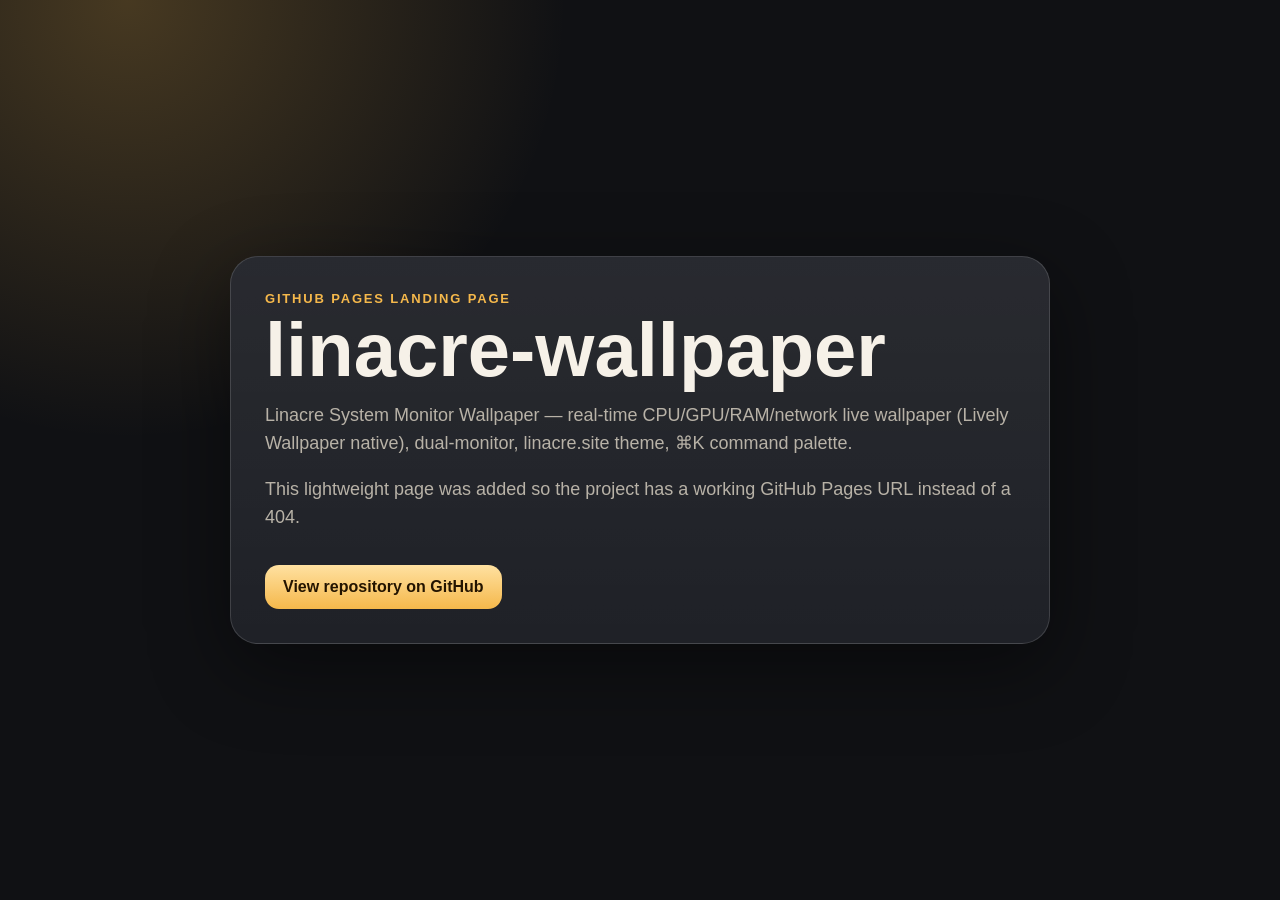
<file: docs/index.html>
<!doctype html>
<html lang="en">
<head>
  <meta charset="utf-8" />
  <meta name="viewport" content="width=device-width, initial-scale=1" />
  <meta name="description" content="Linacre System Monitor Wallpaper — real-time CPU/GPU/RAM/network live wallpaper (Lively Wallpaper native), dual-monitor, linacre.site theme, ⌘K command palette." />
  <title>linacre-wallpaper</title>
  <style>
    :root { color-scheme: dark; --bg:#101114; --card:#1b1d23; --text:#f6f1e8; --muted:#b8b2a7; --accent:#f5b84b; }
    * { box-sizing:border-box; } body { margin:0; min-height:100vh; display:grid; place-items:center; padding:24px; font-family:Arial,Helvetica,sans-serif; color:var(--text); background:radial-gradient(circle at 10% 0%,rgba(245,184,75,.24),transparent 30%),var(--bg); }
    main { width:min(820px,100%); background:linear-gradient(180deg,rgba(255,255,255,.06),rgba(255,255,255,.02)),var(--card); border:1px solid rgba(255,255,255,.14); border-radius:28px; padding:34px; box-shadow:0 24px 80px rgba(0,0,0,.45); }
    .eyebrow { color:var(--accent); text-transform:uppercase; letter-spacing:.14em; font-size:13px; font-weight:800; }
    h1 { font-size:clamp(38px,7vw,76px); line-height:.9; margin:10px 0 18px; } p { color:var(--muted); font-size:18px; line-height:1.55; }
    a { display:inline-block; margin-top:16px; color:#231400; background:linear-gradient(180deg,#ffe1a1,#f5b84b); padding:13px 18px; border-radius:14px; text-decoration:none; font-weight:900; }
  </style>
</head>
<body>
  <main>
    <div class="eyebrow">GitHub Pages landing page</div>
    <h1>linacre-wallpaper</h1>
    <p>Linacre System Monitor Wallpaper — real-time CPU/GPU/RAM/network live wallpaper (Lively Wallpaper native), dual-monitor, linacre.site theme, ⌘K command palette.</p>
    <p>This lightweight page was added so the project has a working GitHub Pages URL instead of a 404.</p>
    <a href="https://github.com/DLinacre/linacre-wallpaper">View repository on GitHub</a>
  </main>
</body>
</html>
</file>
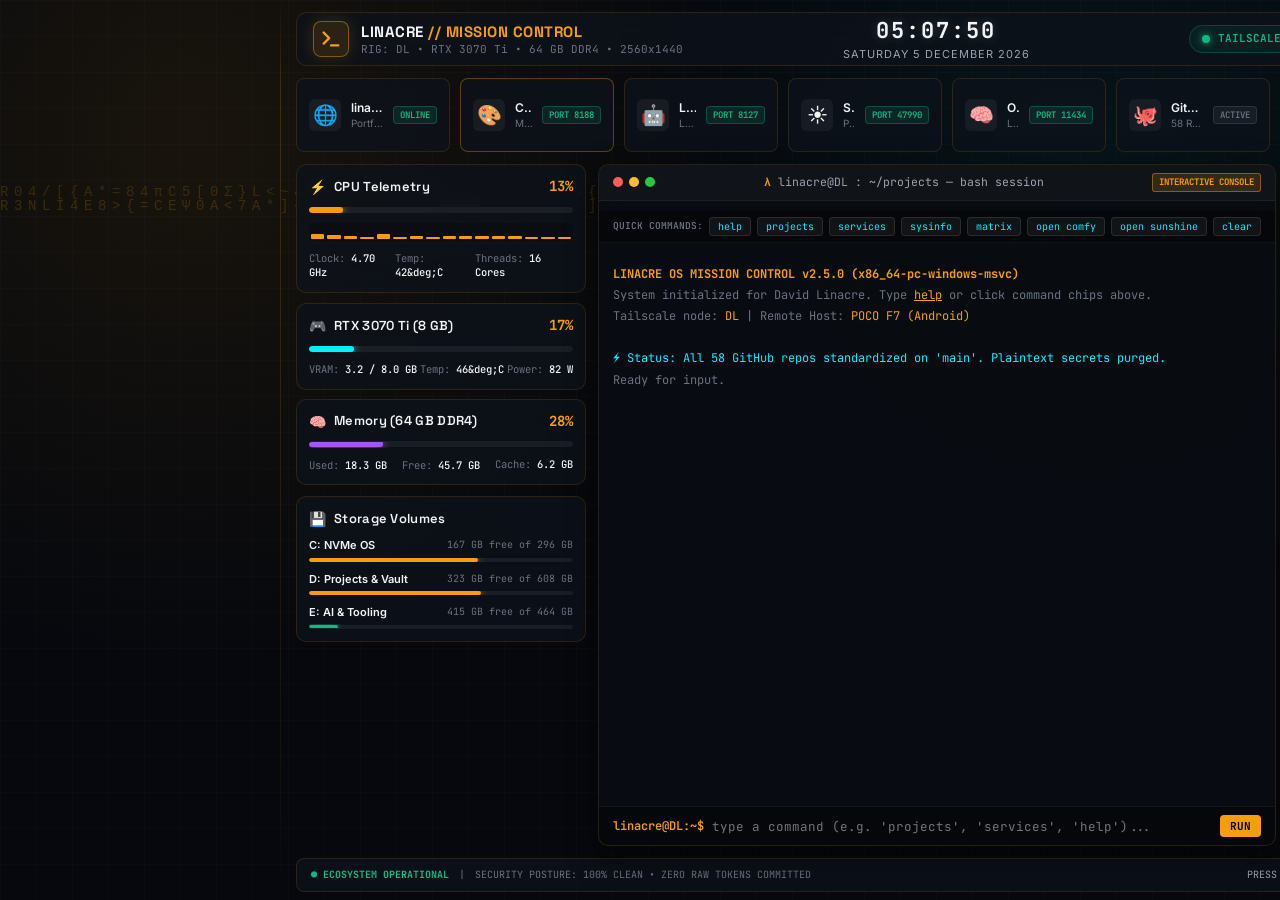
<file: frontend/index.html>
<!DOCTYPE html>
<html lang="en-GB" class="dark">
<head>
  <meta charset="UTF-8">
  <meta name="viewport" content="width=device-width, initial-scale=1.0">
  <title>LINACRE // MISSION CONTROL — Live Wallpaper</title>
  
  <link rel="preconnect" href="https://fonts.googleapis.com">
  <link rel="preconnect" href="https://fonts.gstatic.com" crossorigin>
  <link href="https://fonts.googleapis.com/css2?family=Inter:wght@300;400;500;600;700;800&family=JetBrains+Mono:wght@400;500;600;700&family=Space+Grotesk:wght@500;600;700&display=swap" rel="stylesheet">
  
  <link rel="stylesheet" href="styles/main.css">
</head>
<body>
  <!-- Ambient Matrix Rain Background Canvas -->
  <canvas id="matrixCanvas" class="matrix-canvas"></canvas>
  
  <!-- Subtle gradient & grid overlay -->
  <div class="cyber-grid-overlay" aria-hidden="true"></div>

  <!-- Boundary Accent for Desktop Icons Zone -->
  <div class="icon-zone-boundary" id="iconZoneBoundary" aria-hidden="true"></div>

  <div id="app" class="dashboard-container">
    
    <!-- TOP BAR: System Ident, Clock, Tailscale & Controls -->
    <header class="top-bar">
      <div class="brand-cluster">
        <div class="brand-emblem">
          <svg viewBox="0 0 24 24" width="22" height="22" fill="none" stroke="currentColor" stroke-width="2.5" stroke-linecap="round" stroke-linejoin="round">
            <polyline points="4 17 10 11 4 5"></polyline>
            <line x1="12" y1="19" x2="20" y2="19"></line>
          </svg>
        </div>
        <div class="brand-titles">
          <div class="brand-main">LINACRE <span class="accent-text">// MISSION CONTROL</span></div>
          <div class="brand-sub">RIG: DL • RTX 3070 Ti • 64 GB DDR4 • 2560x1440</div>
        </div>
      </div>

      <div class="center-clock-cluster">
        <div class="live-clock" id="liveClock">21:58:45</div>
        <div class="live-date" id="liveDate">Saturday, 12 September 2026</div>
      </div>

      <div class="status-controls-cluster">
        <div class="tailscale-pill" title="Tailscale MagicDNS Node">
          <span class="pulse-dot green"></span>
          <span class="pill-label">TAILSCALE</span>
          <span class="pill-value">DL (192.168.0.71)</span>
        </div>

        <div class="quick-toggles">
          <button id="iconZoneToggleBtn" class="icon-toggle-btn" title="Desktop Icons Zone (Cycle: 280px / 360px / 200px / 0px)">
            <svg viewBox="0 0 24 24" width="16" height="16" fill="none" stroke="currentColor" stroke-width="2">
              <rect x="3" y="3" width="7" height="18" rx="1"></rect>
              <line x1="13" y1="3" x2="13" y2="21" stroke-dasharray="2 2"></line>
              <rect x="16" y="3" width="5" height="18" rx="1"></rect>
            </svg>
          </button>

          <button id="toggleMatrixBtn" class="icon-toggle-btn" title="Toggle Matrix Digital Rain (M)">
            <svg viewBox="0 0 24 24" width="16" height="16" fill="none" stroke="currentColor" stroke-width="2">
              <path d="M4 4h16v16H4z"></path><path d="M4 9h16M9 4v16"></path>
            </svg>
          </button>
          
          <button id="soundToggleBtn" class="icon-toggle-btn" title="Toggle Interface Audio FX (S)">
            <svg id="soundIconOn" viewBox="0 0 24 24" width="16" height="16" fill="none" stroke="currentColor" stroke-width="2">
              <polygon points="11 5 6 9 2 9 2 15 6 15 11 19 11 5"></polygon>
              <path d="M19.07 4.93a10 10 0 0 1 0 14.14M15.54 8.46a5 5 0 0 1 0 7.07"></path>
            </svg>
            <svg id="soundIconOff" viewBox="0 0 24 24" width="16" height="16" fill="none" stroke="currentColor" stroke-width="2" style="display:none;">
              <polygon points="11 5 6 9 2 9 2 15 6 15 11 19 11 5"></polygon>
              <line x1="23" y1="9" x2="17" y2="15"></line>
              <line x1="17" y1="9" x2="23" y2="15"></line>
            </svg>
          </button>

          <button id="fullscreenBtn" class="icon-toggle-btn" title="Toggle Fullscreen (F11)">
            <svg viewBox="0 0 24 24" width="16" height="16" fill="none" stroke="currentColor" stroke-width="2">
              <path d="M8 3H5a2 2 0 0 0-2 2v3m18 0V5a2 2 0 0 0-2-2h-3m0 18h3a2 2 0 0 0 2-2v-3M3 16v3a2 2 0 0 0 2 2h3"></path>
            </svg>
          </button>
        </div>
      </div>
    </header>

    <!-- QUICK LAUNCH PROJECT DOCK: Clickable Interactive Tiles -->
    <section class="quick-launch-dock" aria-label="Project Quick Launch">
      <a href="https://linacre.site" target="_blank" rel="noopener" class="launch-card">
        <div class="card-icon cyan">🌐</div>
        <div class="card-info">
          <div class="card-name">linacre.site</div>
          <div class="card-desc">Portfolio & Web Portal</div>
        </div>
        <span class="card-ping-badge" data-endpoint="https://linacre.site">ONLINE</span>
      </a>

      <a href="http://localhost:8188" target="_blank" rel="noopener" class="launch-card highlight-glow">
        <div class="card-icon amber">🎨</div>
        <div class="card-info">
          <div class="card-name">ComfyUI Studio</div>
          <div class="card-desc">MusicGen • Kokoro • SD/Flux</div>
        </div>
        <span class="card-ping-badge" data-port="8188">PORT 8188</span>
      </a>

      <a href="http://localhost:8127" target="_blank" rel="noopener" class="launch-card">
        <div class="card-icon purple">🤖</div>
        <div class="card-info">
          <div class="card-name">Locally Uncensored</div>
          <div class="card-desc">Local LLM & Gemma Heretic</div>
        </div>
        <span class="card-ping-badge" data-port="8127">PORT 8127</span>
      </a>

      <a href="https://localhost:47990" target="_blank" rel="noopener" class="launch-card">
        <div class="card-icon emerald">☀️</div>
        <div class="card-info">
          <div class="card-name">Sunshine Remote</div>
          <div class="card-desc">POCO F7 Streamer (NVENC)</div>
        </div>
        <span class="card-ping-badge" data-port="47990">PORT 47990</span>
      </a>

      <a href="http://localhost:11434" target="_blank" rel="noopener" class="launch-card">
        <div class="card-icon red">🧠</div>
        <div class="card-info">
          <div class="card-name">Ollama Engine</div>
          <div class="card-desc">Local AI Inference API</div>
        </div>
        <span class="card-ping-badge" data-port="11434">PORT 11434</span>
      </a>

      <a href="https://github.com/DLinacre" target="_blank" rel="noopener" class="launch-card">
        <div class="card-icon blue">🐙</div>
        <div class="card-info">
          <div class="card-name">GitHub : DLinacre</div>
          <div class="card-desc">58 Repositories • 100% Main</div>
        </div>
        <span class="card-ping-badge static">ACTIVE</span>
      </a>

      <a href="file:///D:/Projects" class="launch-card" id="openProjectsDirLink">
        <div class="card-icon gold">📁</div>
        <div class="card-info">
          <div class="card-name">D:\Projects</div>
          <div class="card-desc">Local Code Repositories</div>
        </div>
        <span class="card-ping-badge static">LOCAL</span>
      </a>

      <a href="http://127.0.0.1:53" target="_blank" rel="noopener" class="launch-card">
        <div class="card-icon green">🛡️</div>
        <div class="card-info">
          <div class="card-name">uBlockDNS</div>
          <div class="card-desc">Whole-Home Ad Sinkhole</div>
        </div>
        <span class="card-ping-badge" data-port="53">PORT 53</span>
      </a>
    </section>

    <!-- MAIN 3-COLUMN WORKSPACE -->
    <main class="main-workspace-grid">
      
      <!-- LEFT COLUMN: SYSTEM VITALS & HARDWARE TELEMETRY -->
      <aside class="col-vitals">
        
        <!-- CPU PANEL -->
        <div class="glass-panel vitals-panel">
          <div class="panel-header">
            <div class="panel-title-wrap">
              <span class="panel-icon-svg">⚡</span>
              <h2 class="panel-title">CPU Telemetry</h2>
            </div>
            <span class="panel-stat-primary" id="cpuStatPercent">18%</span>
          </div>
          <div class="meter-track">
            <div class="meter-bar cpu-bar" id="cpuMeterBar" style="width: 18%"></div>
          </div>
          <div class="core-threads-grid" id="cpuThreadsGrid">
            <!-- 16 simulated core bars -->
          </div>
          <div class="stats-row">
            <div class="stat-cell"><span class="lbl">Clock:</span> <span class="val" id="cpuFreq">4.82 GHz</span></div>
            <div class="stat-cell"><span class="lbl">Temp:</span> <span class="val" id="cpuTemp">41°C</span></div>
            <div class="stat-cell"><span class="lbl">Threads:</span> <span class="val">16 Cores</span></div>
          </div>
        </div>

        <!-- GPU PANEL (RTX 3070 Ti) -->
        <div class="glass-panel vitals-panel">
          <div class="panel-header">
            <div class="panel-title-wrap">
              <span class="panel-icon-svg">🎮</span>
              <h2 class="panel-title">RTX 3070 Ti (8 GB)</h2>
            </div>
            <span class="panel-stat-primary" id="gpuStatPercent">14%</span>
          </div>
          <div class="meter-track">
            <div class="meter-bar gpu-bar" id="gpuMeterBar" style="width: 14%"></div>
          </div>
          <div class="stats-row">
            <div class="stat-cell"><span class="lbl">VRAM:</span> <span class="val" id="gpuVram">3.2 / 8.0 GB</span></div>
            <div class="stat-cell"><span class="lbl">Temp:</span> <span class="val" id="gpuTemp">48°C</span></div>
            <div class="stat-cell"><span class="lbl">Power:</span> <span class="val" id="gpuPower">85 W</span></div>
          </div>
        </div>

        <!-- MEMORY PANEL (64 GB) -->
        <div class="glass-panel vitals-panel">
          <div class="panel-header">
            <div class="panel-title-wrap">
              <span class="panel-icon-svg">🧠</span>
              <h2 class="panel-title">Memory (64 GB DDR4)</h2>
            </div>
            <span class="panel-stat-primary" id="ramStatPercent">28%</span>
          </div>
          <div class="meter-track">
            <div class="meter-bar mem-bar" id="ramMeterBar" style="width: 28%"></div>
          </div>
          <div class="stats-row">
            <div class="stat-cell"><span class="lbl">Used:</span> <span class="val" id="ramUsed">18.4 GB</span></div>
            <div class="stat-cell"><span class="lbl">Free:</span> <span class="val" id="ramFree">45.6 GB</span></div>
            <div class="stat-cell"><span class="lbl">Cache:</span> <span class="val">6.2 GB</span></div>
          </div>
        </div>

        <!-- STORAGE DRIVES (C, D, E) -->
        <div class="glass-panel vitals-panel">
          <div class="panel-header">
            <div class="panel-title-wrap">
              <span class="panel-icon-svg">💾</span>
              <h2 class="panel-title">Storage Volumes</h2>
            </div>
          </div>
          <div class="drive-item">
            <div class="drive-label-row">
              <span class="drive-name">C: NVMe OS</span>
              <span class="drive-meta">167 GB free of 296 GB</span>
            </div>
            <div class="meter-track mini"><div class="meter-bar" style="width: 64%"></div></div>
          </div>
          <div class="drive-item">
            <div class="drive-label-row">
              <span class="drive-name">D: Projects & Vault</span>
              <span class="drive-meta">323 GB free of 608 GB</span>
            </div>
            <div class="meter-track mini"><div class="meter-bar amber" style="width: 65%"></div></div>
          </div>
          <div class="drive-item">
            <div class="drive-label-row">
              <span class="drive-name">E: AI & Tooling</span>
              <span class="drive-meta">415 GB free of 464 GB</span>
            </div>
            <div class="meter-track mini"><div class="meter-bar green" style="width: 11%"></div></div>
          </div>
        </div>

      </aside>

      <!-- CENTER COLUMN: INTERACTIVE TERMINAL & COMMAND CENTER -->
      <section class="col-terminal">
        <div class="glass-panel terminal-window">
          
          <!-- Terminal Titlebar -->
          <div class="terminal-titlebar">
            <div class="terminal-controls">
              <span class="term-dot close"></span>
              <span class="term-dot minimize"></span>
              <span class="term-dot expand"></span>
            </div>
            <div class="terminal-title">
              <span class="term-prompt-icon">λ</span> linacre@DL : ~/projects — bash session
            </div>
            <div class="terminal-badge">INTERACTIVE CONSOLE</div>
          </div>

          <!-- Clickable Action Chips -->
          <div class="terminal-chips-bar">
            <span class="chips-label">QUICK COMMANDS:</span>
            <button class="chip-btn" data-cmd="help">help</button>
            <button class="chip-btn" data-cmd="projects">projects</button>
            <button class="chip-btn" data-cmd="services">services</button>
            <button class="chip-btn" data-cmd="sysinfo">sysinfo</button>
            <button class="chip-btn" data-cmd="matrix">matrix</button>
            <button class="chip-btn" data-cmd="open comfy">open comfy</button>
            <button class="chip-btn" data-cmd="open sunshine">open sunshine</button>
            <button class="chip-btn" data-cmd="clear">clear</button>
          </div>

          <!-- Terminal Output Feed -->
          <div class="terminal-body" id="terminalOutput" role="log" aria-live="polite">
            <div class="term-line term-welcome">
              <span class="accent-text">LINACRE OS MISSION CONTROL v2.5.0</span> (x86_64-pc-windows-msvc)
            </div>
            <div class="term-line term-dim">
              System initialized for David Linacre. Type <span class="highlight-cmd">help</span> or click command chips above.
            </div>
            <div class="term-line term-dim">
              Tailscale node: <span class="accent-text">DL</span> | Remote Host: <span class="accent-text">POCO F7 (Android)</span>
            </div>
            <div class="term-line"><br></div>
            <div class="term-line term-info">
              ⚡ Status: All 58 GitHub repos standardized on 'main'. Plaintext secrets purged.
            </div>
            <div class="term-line term-dim">
              Ready for input.
            </div>
          </div>

          <!-- Terminal Input Row -->
          <div class="terminal-input-row">
            <span class="term-prompt">linacre@DL:~$</span>
            <input type="text" id="terminalInput" class="term-input" placeholder="type a command (e.g. 'projects', 'services', 'help')..." autocomplete="off" spellcheck="false" autofocus>
            <button id="termSubmitBtn" class="term-submit-btn">RUN</button>
          </div>
        </div>
      </section>

      <!-- RIGHT COLUMN: SERVICES MONITOR & PROJECTS ECOSYSTEM -->
      <aside class="col-ecosystem">
        
        <!-- SERVICES HEALTH MONITOR -->
        <div class="glass-panel">
          <div class="panel-header">
            <div class="panel-title-wrap">
              <span class="panel-icon-svg">📡</span>
              <h2 class="panel-title">Active Services</h2>
            </div>
            <button id="refreshServicesBtn" class="refresh-pill-btn" title="Check ports">RETEST</button>
          </div>
          
          <ul class="service-status-list">
            <li class="service-row" data-service="sunshine">
              <div class="svc-left">
                <span class="pulse-dot green" id="dot-47990"></span>
                <div class="svc-info">
                  <span class="svc-title">Sunshine Streaming</span>
                  <span class="svc-sub">Port 47990 • Low Latency NVENC</span>
                </div>
              </div>
              <a href="https://localhost:47990" target="_blank" class="svc-link">LAUNCH ↗</a>
            </li>

            <li class="service-row" data-service="comfyui">
              <div class="svc-left">
                <span class="pulse-dot amber" id="dot-8188"></span>
                <div class="svc-info">
                  <span class="svc-title">ComfyUI Studio</span>
                  <span class="svc-sub">Port 8188 • Kokoro & MusicGen</span>
                </div>
              </div>
              <a href="http://localhost:8188" target="_blank" class="svc-link">LAUNCH ↗</a>
            </li>

            <li class="service-row" data-service="locally-uncensored">
              <div class="svc-left">
                <span class="pulse-dot green" id="dot-8127"></span>
                <div class="svc-info">
                  <span class="svc-title">Locally Uncensored</span>
                  <span class="svc-sub">Port 8127 • Heretic Engine</span>
                </div>
              </div>
              <a href="http://localhost:8127" target="_blank" class="svc-link">LAUNCH ↗</a>
            </li>

            <li class="service-row" data-service="ollama">
              <div class="svc-left">
                <span class="pulse-dot green" id="dot-11434"></span>
                <div class="svc-info">
                  <span class="svc-title">Ollama LLM API</span>
                  <span class="svc-sub">Port 11434 • 0.0.0.0:11434</span>
                </div>
              </div>
              <a href="http://localhost:11434" target="_blank" class="svc-link">LAUNCH ↗</a>
            </li>

            <li class="service-row" data-service="ublockdns">
              <div class="svc-left">
                <span class="pulse-dot green" id="dot-53"></span>
                <div class="svc-info">
                  <span class="svc-title">uBlockDNS Resolver</span>
                  <span class="svc-sub">Port 53 • 127.0.0.1</span>
                </div>
              </div>
              <span class="svc-status-text">SHIELDED</span>
            </li>
          </ul>
        </div>

        <!-- REPOSITORIES & ECOSYSTEM RADAR -->
        <div class="glass-panel">
          <div class="panel-header">
            <div class="panel-title-wrap">
              <span class="panel-icon-svg">📂</span>
              <h2 class="panel-title">Project Radar</h2>
            </div>
            <a href="https://github.com/DLinacre?tab=repositories" target="_blank" class="view-all-link">ALL 58 ↗</a>
          </div>

          <div class="project-mini-list">
            <a href="https://github.com/DLinacre/linacre.site" target="_blank" class="proj-mini-card">
              <div class="proj-meta-top">
                <span class="proj-tag web">WEB</span>
                <span class="proj-name">linacre.site</span>
              </div>
              <div class="proj-sub">Personal portfolio, showcase & ecosystem portal</div>
            </a>

            <a href="https://github.com/DLinacre/Deasy" target="_blank" class="proj-mini-card">
              <div class="proj-meta-top">
                <span class="proj-tag app">DESKTOP</span>
                <span class="proj-name">Deasy</span>
              </div>
              <div class="proj-sub">Multi-platform branch orchestrator & AES pipeline</div>
            </a>

            <a href="https://github.com/DLinacre/cubelab" target="_blank" class="proj-mini-card">
              <div class="proj-meta-top">
                <span class="proj-tag game">PWA</span>
                <span class="proj-name">cubelab</span>
              </div>
              <div class="proj-sub">Offline-first 3D Rubik's cube solver & trainer</div>
            </a>

            <a href="https://github.com/DLinacre/bonny-bakes" target="_blank" class="proj-mini-card">
              <div class="proj-meta-top">
                <span class="proj-tag web">WEB</span>
                <span class="proj-name">bonny-bakes</span>
              </div>
              <div class="proj-sub">Home baking recipes with dynamic quantity scaling</div>
            </a>

            <a href="https://github.com/DLinacre/azaroth-installer" target="_blank" class="proj-mini-card">
              <div class="proj-meta-top">
                <span class="proj-tag tool">DEVOPS</span>
                <span class="proj-name">azaroth-installer</span>
              </div>
              <div class="proj-sub">1-Click AzerothCore 3.3.5a + PlayerBots installer</div>
            </a>

            <a href="https://github.com/DLinacre/knowledge-vault" target="_blank" class="proj-mini-card">
              <div class="proj-meta-top">
                <span class="proj-tag core">VAULT</span>
                <span class="proj-name">knowledge-vault</span>
              </div>
              <div class="proj-sub">Curated engineering knowledge base & patterns</div>
            </a>
          </div>
        </div>

      </aside>

    </main>

    <!-- FOOTER: Ecosystem Health & Status -->
    <footer class="footer-bar">
      <div class="footer-left">
        <span class="status-indicator-badge ok">● ECOSYSTEM OPERATIONAL</span>
        <span class="footer-sep">|</span>
        <span class="footer-dim">SECURITY POSTURE: 100% CLEAN • ZERO RAW TOKENS COMMITTED</span>
      </div>
      <div class="footer-right">
        <span>PRESS <kbd>T</kbd> FOR TERMINAL • <kbd>M</kbd> FOR MATRIX • <kbd>C</kbd> FOR ACCENT</span>
      </div>
    </footer>

  </div>

  <script type="module" src="src/main.js"></script>
</body>
</html>
</file>
<file: frontend/styles/main.css>
/* ============================================================
   LINACRE MISSION CONTROL — LIVE WALLPAPER STYLESHEET
   Sleek Cyber-Dark Theme • Glassmorphism • Dual-Screen / 1440p
   ============================================================ */

:root {
  --bg-core: #07090e;
  --bg-panel: rgba(14, 18, 27, 0.78);
  --bg-panel-hover: rgba(22, 28, 42, 0.90);
  --bg-terminal: rgba(9, 12, 18, 0.92);
  --border-subtle: rgba(245, 158, 11, 0.14);
  --border-active: rgba(245, 158, 11, 0.45);
  --border-glow: 0 0 16px rgba(245, 158, 11, 0.18);
  
  /* Desktop Icons Clearance Zone (Left side unobstructed for Windows icons) */
  --icon-zone-width: 280px;
  
  --accent: #f59e0b;
  --accent-glow: #ffb000;
  --accent-cyan: #00f0ff;
  --accent-emerald: #10b981;
  --accent-purple: #a855f7;
  --accent-red: #ef4444;
  
  --text-main: #f3f4f6;
  --text-muted: #9ca3af;
  --text-dim: #6b7280;
  
  --font-sans: 'Inter', -apple-system, BlinkMacSystemFont, 'Segoe UI', Roboto, sans-serif;
  --font-mono: 'JetBrains Mono', Consolas, 'Courier New', monospace;
  --font-display: 'Space Grotesk', sans-serif;
}

/* Dynamic Accent Modes */
body.theme-cyan {
  --accent: #00f0ff;
  --accent-glow: #38bdf8;
  --border-subtle: rgba(0, 240, 255, 0.16);
  --border-active: rgba(0, 240, 255, 0.5);
  --border-glow: 0 0 18px rgba(0, 240, 255, 0.22);
}

body.theme-emerald {
  --accent: #10b981;
  --accent-glow: #34d399;
  --border-subtle: rgba(16, 185, 129, 0.16);
  --border-active: rgba(16, 185, 129, 0.5);
  --border-glow: 0 0 18px rgba(16, 185, 129, 0.22);
}

body.theme-purple {
  --accent: #a855f7;
  --accent-glow: #c084fc;
  --border-subtle: rgba(168, 85, 247, 0.16);
  --border-active: rgba(168, 85, 247, 0.5);
  --border-glow: 0 0 18px rgba(168, 85, 247, 0.22);
}

/* Resets */
*, *::before, *::after {
  box-sizing: border-box;
  margin: 0;
  padding: 0;
}

html, body {
  width: 100vw;
  height: 100vh;
  overflow: hidden;
  background-color: var(--bg-core);
  color: var(--text-main);
  font-family: var(--font-sans);
  font-size: 13px;
  line-height: 1.4;
  user-select: none;
  -webkit-font-smoothing: antialiased;
}

/* Background Canvas & Cyber Grid */
.matrix-canvas {
  position: fixed;
  inset: 0;
  z-index: 0;
  opacity: 0.18;
  pointer-events: none;
  transition: opacity 0.5s ease;
}

.matrix-canvas.hidden {
  opacity: 0;
}

.cyber-grid-overlay {
  position: fixed;
  inset: 0;
  z-index: 1;
  background-image: 
    radial-gradient(circle at 15% 15%, rgba(245, 158, 11, 0.08) 0%, transparent 40%),
    radial-gradient(circle at 85% 20%, rgba(0, 240, 255, 0.05) 0%, transparent 35%),
    linear-gradient(rgba(255, 255, 255, 0.015) 1px, transparent 1px),
    linear-gradient(90deg, rgba(255, 255, 255, 0.015) 1px, transparent 1px);
  background-size: 100% 100%, 100% 100%, 36px 36px, 36px 36px;
  pointer-events: none;
}

/* App Container — With Left Desktop Icons Clearance Zone */
.dashboard-container {
  position: relative;
  z-index: 2;
  display: grid;
  grid-template-rows: 54px 74px 1fr 34px;
  height: 100vh;
  padding: 12px 18px 8px calc(var(--icon-zone-width, 280px) + 16px);
  gap: 12px;
  transition: padding-left 0.3s cubic-bezier(0.2, 0.8, 0.2, 1);
}

/* Subtle Sci-Fi Boundary separating Desktop Icons from Mission Control */
.icon-zone-boundary {
  position: fixed;
  top: 0;
  bottom: 0;
  left: var(--icon-zone-width, 280px);
  width: 1px;
  background: linear-gradient(180deg, 
    transparent 0%, 
    rgba(245, 158, 11, 0.20) 10%, 
    rgba(245, 158, 11, 0.06) 85%, 
    transparent 100%);
  pointer-events: none;
  z-index: 1;
  transition: left 0.3s cubic-bezier(0.2, 0.8, 0.2, 1);
}

/* ============================================================
   TOP BAR
   ============================================================ */
.top-bar {
  display: flex;
  align-items: center;
  justify-content: space-between;
  padding: 0 16px;
  background: var(--bg-panel);
  backdrop-filter: blur(16px);
  border: 1px solid var(--border-subtle);
  border-radius: 10px;
}

.brand-cluster {
  display: flex;
  align-items: center;
  gap: 12px;
}

.brand-emblem {
  display: flex;
  align-items: center;
  justify-content: center;
  width: 36px;
  height: 36px;
  background: rgba(245, 158, 11, 0.12);
  border: 1px solid var(--border-active);
  border-radius: 8px;
  color: var(--accent);
  box-shadow: var(--border-glow);
}

.brand-main {
  font-family: var(--font-display);
  font-weight: 700;
  font-size: 15px;
  letter-spacing: 0.5px;
}

.accent-text {
  color: var(--accent);
}

.brand-sub {
  font-family: var(--font-mono);
  font-size: 11px;
  color: var(--text-dim);
}

.center-clock-cluster {
  text-align: center;
}

.live-clock {
  font-family: var(--font-mono);
  font-size: 22px;
  font-weight: 700;
  letter-spacing: 2px;
  color: var(--text-main);
  text-shadow: 0 0 12px rgba(255, 255, 255, 0.2);
}

.live-date {
  font-size: 11px;
  color: var(--text-muted);
  text-transform: uppercase;
  letter-spacing: 1px;
}

.status-controls-cluster {
  display: flex;
  align-items: center;
  gap: 14px;
}

.tailscale-pill {
  display: flex;
  align-items: center;
  gap: 8px;
  padding: 5px 12px;
  background: rgba(16, 185, 129, 0.08);
  border: 1px solid rgba(16, 185, 129, 0.25);
  border-radius: 20px;
  font-family: var(--font-mono);
  font-size: 11px;
}

.pill-label {
  color: var(--accent-emerald);
  font-weight: 600;
}

.pill-value {
  color: var(--text-main);
}

.pulse-dot {
  width: 8px;
  height: 8px;
  border-radius: 50%;
  position: relative;
}

.pulse-dot.green {
  background: var(--accent-emerald);
  box-shadow: 0 0 8px var(--accent-emerald);
}

.pulse-dot.amber {
  background: var(--accent);
  box-shadow: 0 0 8px var(--accent);
}

.quick-toggles {
  display: flex;
  gap: 6px;
}

.icon-toggle-btn {
  display: flex;
  align-items: center;
  justify-content: center;
  width: 32px;
  height: 32px;
  background: rgba(255, 255, 255, 0.04);
  border: 1px solid rgba(255, 255, 255, 0.1);
  border-radius: 6px;
  color: var(--text-muted);
  cursor: pointer;
  transition: all 0.2s ease;
}

.icon-toggle-btn:hover {
  background: rgba(255, 255, 255, 0.1);
  color: var(--text-main);
  border-color: var(--border-active);
}

.color-swatch-icon {
  width: 14px;
  height: 14px;
  border-radius: 50%;
  background: var(--accent);
  box-shadow: 0 0 6px var(--accent);
}

/* ============================================================
   QUICK LAUNCH PROJECT DOCK (CLICKABLE LINKS)
   ============================================================ */
.quick-launch-dock {
  display: grid;
  grid-template-columns: repeat(8, 1fr);
  gap: 10px;
}

.launch-card {
  display: flex;
  align-items: center;
  gap: 10px;
  padding: 8px 12px;
  background: var(--bg-panel);
  backdrop-filter: blur(12px);
  border: 1px solid var(--border-subtle);
  border-radius: 8px;
  text-decoration: none;
  color: var(--text-main);
  transition: all 0.2s cubic-bezier(0.2, 0.8, 0.2, 1);
  position: relative;
  overflow: hidden;
}

.launch-card::before {
  content: '';
  position: absolute;
  top: 0;
  left: 0;
  right: 0;
  height: 2px;
  background: transparent;
  transition: background 0.2s ease;
}

.launch-card:hover {
  background: var(--bg-panel-hover);
  border-color: var(--border-active);
  transform: translateY(-2px);
  box-shadow: var(--border-glow);
}

.launch-card:hover::before {
  background: var(--accent);
}

.launch-card.highlight-glow {
  border-color: rgba(245, 158, 11, 0.35);
}

.card-icon {
  font-size: 20px;
  display: flex;
  align-items: center;
  justify-content: center;
  width: 32px;
  height: 32px;
  border-radius: 6px;
  background: rgba(255, 255, 255, 0.05);
}

.card-info {
  flex: 1;
  min-width: 0;
}

.card-name {
  font-weight: 600;
  font-size: 12px;
  white-space: nowrap;
  overflow: hidden;
  text-overflow: ellipsis;
}

.card-desc {
  font-size: 10px;
  color: var(--text-dim);
  white-space: nowrap;
  overflow: hidden;
  text-overflow: ellipsis;
}

.card-ping-badge {
  font-family: var(--font-mono);
  font-size: 9px;
  font-weight: 600;
  padding: 2px 6px;
  border-radius: 4px;
  background: rgba(16, 185, 129, 0.12);
  color: var(--accent-emerald);
  border: 1px solid rgba(16, 185, 129, 0.3);
}

.card-ping-badge.static {
  background: rgba(255, 255, 255, 0.05);
  color: var(--text-dim);
  border-color: rgba(255, 255, 255, 0.1);
}

/* ============================================================
   MAIN 3-COLUMN WORKSPACE GRID
   ============================================================ */
.main-workspace-grid {
  display: grid;
  grid-template-columns: 290px 1fr 310px;
  gap: 12px;
  min-height: 0; /* critical for grid children scrolling */
}

/* Generic Glass Panel */
.glass-panel {
  background: var(--bg-panel);
  backdrop-filter: blur(16px);
  border: 1px solid var(--border-subtle);
  border-radius: 10px;
  padding: 12px;
  display: flex;
  flex-direction: column;
  gap: 10px;
}

.panel-header {
  display: flex;
  align-items: center;
  justify-content: space-between;
}

.panel-title-wrap {
  display: flex;
  align-items: center;
  gap: 8px;
}

.panel-icon-svg {
  font-size: 14px;
}

.panel-title {
  font-family: var(--font-display);
  font-size: 13px;
  font-weight: 600;
  letter-spacing: 0.3px;
  color: var(--text-main);
}

.panel-stat-primary {
  font-family: var(--font-mono);
  font-size: 14px;
  font-weight: 700;
  color: var(--accent);
}

/* Meters & Progress Bars */
.meter-track {
  width: 100%;
  height: 6px;
  background: rgba(255, 255, 255, 0.06);
  border-radius: 4px;
  overflow: hidden;
}

.meter-track.mini {
  height: 4px;
}

.meter-bar {
  height: 100%;
  background: var(--accent);
  border-radius: 4px;
  transition: width 0.4s ease;
  box-shadow: 0 0 8px var(--accent);
}

.meter-bar.cpu-bar { background: var(--accent); }
.meter-bar.gpu-bar { background: var(--accent-cyan); box-shadow: 0 0 8px var(--accent-cyan); }
.meter-bar.mem-bar { background: var(--accent-purple); box-shadow: 0 0 8px var(--accent-purple); }
.meter-bar.green { background: var(--accent-emerald); box-shadow: 0 0 8px var(--accent-emerald); }
.meter-bar.amber { background: var(--accent); box-shadow: 0 0 8px var(--accent); }

.stats-row {
  display: flex;
  justify-content: space-between;
  font-family: var(--font-mono);
  font-size: 10.5px;
}

.stat-cell .lbl { color: var(--text-dim); }
.stat-cell .val { color: var(--text-main); font-weight: 500; }

.core-threads-grid {
  display: grid;
  grid-template-columns: repeat(16, 1fr);
  gap: 3px;
  height: 18px;
  align-items: flex-end;
  background: rgba(0, 0, 0, 0.25);
  padding: 2px;
  border-radius: 4px;
}

.core-bar-item {
  background: var(--accent);
  border-radius: 1px;
  min-height: 2px;
  transition: height 0.3s ease;
}

/* Storage Drive Items */
.drive-item {
  display: flex;
  flex-direction: column;
  gap: 4px;
}

.drive-label-row {
  display: flex;
  justify-content: space-between;
  font-size: 11px;
}

.drive-name { font-weight: 600; }
.drive-meta { color: var(--text-dim); font-family: var(--font-mono); font-size: 10px; }

/* Left Column Vitals container */
.col-vitals {
  display: flex;
  flex-direction: column;
  gap: 10px;
  overflow-y: auto;
}

/* ============================================================
   CENTER COLUMN: INTERACTIVE TERMINAL
   ============================================================ */
.col-terminal {
  display: flex;
  flex-direction: column;
  min-height: 0;
}

.terminal-window {
  flex: 1;
  display: flex;
  flex-direction: column;
  background: var(--bg-terminal);
  border: 1px solid var(--border-subtle);
  border-radius: 10px;
  overflow: hidden;
  padding: 0;
  box-shadow: 0 10px 30px rgba(0, 0, 0, 0.5);
}

.terminal-titlebar {
  display: flex;
  align-items: center;
  justify-content: space-between;
  padding: 8px 14px;
  background: rgba(255, 255, 255, 0.03);
  border-bottom: 1px solid rgba(255, 255, 255, 0.06);
}

.terminal-controls {
  display: flex;
  gap: 6px;
}

.term-dot {
  width: 10px;
  height: 10px;
  border-radius: 50%;
}

.term-dot.close { background: #ff5f56; }
.term-dot.minimize { background: #ffbd2e; }
.term-dot.expand { background: #27c93f; }

.terminal-title {
  font-family: var(--font-mono);
  font-size: 11.5px;
  color: var(--text-muted);
}

.term-prompt-icon {
  color: var(--accent);
  font-weight: bold;
}

.terminal-badge {
  font-family: var(--font-mono);
  font-size: 9px;
  font-weight: 700;
  padding: 2px 6px;
  border-radius: 3px;
  background: rgba(245, 158, 11, 0.15);
  color: var(--accent);
  border: 1px solid var(--border-active);
}

/* Terminal Quick Command Chips */
.terminal-chips-bar {
  display: flex;
  align-items: center;
  gap: 6px;
  padding: 6px 14px;
  background: rgba(0, 0, 0, 0.35);
  border-bottom: 1px solid rgba(255, 255, 255, 0.04);
  overflow-x: auto;
}

.chips-label {
  font-family: var(--font-mono);
  font-size: 9.5px;
  color: var(--text-dim);
  font-weight: 600;
  white-space: nowrap;
}

.chip-btn {
  background: rgba(255, 255, 255, 0.05);
  border: 1px solid rgba(255, 255, 255, 0.1);
  color: var(--accent-cyan);
  font-family: var(--font-mono);
  font-size: 10px;
  padding: 2px 8px;
  border-radius: 4px;
  cursor: pointer;
  white-space: nowrap;
  transition: all 0.15s ease;
}

.chip-btn:hover {
  background: rgba(0, 240, 255, 0.15);
  border-color: var(--accent-cyan);
  color: #fff;
  transform: translateY(-1px);
}

/* Terminal Output Feed */
.terminal-body {
  flex: 1;
  padding: 12px 14px;
  overflow-y: auto;
  font-family: var(--font-mono);
  font-size: 12px;
  line-height: 1.6;
  color: #d1d5db;
  display: flex;
  flex-direction: column;
  gap: 2px;
}

.term-line {
  word-break: break-word;
}

.term-welcome {
  color: var(--accent);
  font-weight: bold;
}

.term-dim {
  color: var(--text-dim);
}

.term-info {
  color: var(--accent-cyan);
}

.term-success {
  color: var(--accent-emerald);
}

.term-warn {
  color: var(--accent);
}

.term-error {
  color: var(--accent-red);
}

.highlight-cmd {
  color: var(--accent);
  text-decoration: underline;
  cursor: pointer;
}

/* Terminal Input Line */
.terminal-input-row {
  display: flex;
  align-items: center;
  gap: 8px;
  padding: 8px 14px;
  background: rgba(0, 0, 0, 0.4);
  border-top: 1px solid rgba(255, 255, 255, 0.06);
}

.term-prompt {
  font-family: var(--font-mono);
  font-weight: 600;
  font-size: 12px;
  color: var(--accent);
  white-space: nowrap;
}

.term-input {
  flex: 1;
  background: transparent;
  border: none;
  outline: none;
  color: var(--text-main);
  font-family: var(--font-mono);
  font-size: 12.5px;
}

.term-submit-btn {
  background: var(--accent);
  color: #000;
  border: none;
  font-family: var(--font-mono);
  font-size: 11px;
  font-weight: 700;
  padding: 4px 10px;
  border-radius: 4px;
  cursor: pointer;
  transition: opacity 0.2s ease;
}

.term-submit-btn:hover {
  opacity: 0.9;
}

/* ============================================================
   RIGHT COLUMN: SERVICES & PROJECT RADAR
   ============================================================ */
.col-ecosystem {
  display: flex;
  flex-direction: column;
  gap: 10px;
  overflow-y: auto;
}

.refresh-pill-btn {
  background: transparent;
  border: 1px solid var(--border-subtle);
  color: var(--text-dim);
  font-family: var(--font-mono);
  font-size: 9px;
  padding: 2px 6px;
  border-radius: 4px;
  cursor: pointer;
  transition: all 0.2s ease;
}

.refresh-pill-btn:hover {
  border-color: var(--border-active);
  color: var(--accent);
}

.service-status-list {
  list-style: none;
  display: flex;
  flex-direction: column;
  gap: 6px;
}

.service-row {
  display: flex;
  align-items: center;
  justify-content: space-between;
  padding: 6px 10px;
  background: rgba(255, 255, 255, 0.02);
  border: 1px solid rgba(255, 255, 255, 0.04);
  border-radius: 6px;
  transition: background 0.15s ease;
}

.service-row:hover {
  background: rgba(255, 255, 255, 0.05);
}

.svc-left {
  display: flex;
  align-items: center;
  gap: 10px;
}

.svc-info {
  display: flex;
  flex-direction: column;
}

.svc-title {
  font-weight: 600;
  font-size: 12px;
}

.svc-sub {
  font-size: 10px;
  color: var(--text-dim);
  font-family: var(--font-mono);
}

.svc-link {
  font-family: var(--font-mono);
  font-size: 10px;
  color: var(--accent-cyan);
  text-decoration: none;
  padding: 2px 6px;
  border-radius: 3px;
  background: rgba(0, 240, 255, 0.08);
  border: 1px solid rgba(0, 240, 255, 0.2);
  transition: all 0.15s ease;
}

.svc-link:hover {
  background: rgba(0, 240, 255, 0.2);
  color: #fff;
}

.svc-status-text {
  font-family: var(--font-mono);
  font-size: 9.5px;
  color: var(--accent-emerald);
  font-weight: 600;
}

/* Project Mini Radar */
.view-all-link {
  font-family: var(--font-mono);
  font-size: 10px;
  color: var(--accent);
  text-decoration: none;
}

.project-mini-list {
  display: flex;
  flex-direction: column;
  gap: 6px;
}

.proj-mini-card {
  display: flex;
  flex-direction: column;
  gap: 2px;
  padding: 6px 8px;
  background: rgba(255, 255, 255, 0.02);
  border: 1px solid rgba(255, 255, 255, 0.04);
  border-radius: 6px;
  text-decoration: none;
  color: var(--text-main);
  transition: all 0.15s ease;
}

.proj-mini-card:hover {
  background: rgba(255, 255, 255, 0.06);
  border-color: var(--border-active);
  transform: translateX(2px);
}

.proj-meta-top {
  display: flex;
  align-items: center;
  gap: 6px;
}

.proj-tag {
  font-family: var(--font-mono);
  font-size: 8.5px;
  font-weight: 700;
  padding: 1px 4px;
  border-radius: 3px;
}

.proj-tag.web { background: rgba(59, 130, 246, 0.2); color: #60a5fa; }
.proj-tag.app { background: rgba(168, 85, 247, 0.2); color: #c084fc; }
.proj-tag.game { background: rgba(236, 72, 153, 0.2); color: #f472b6; }
.proj-tag.tool { background: rgba(245, 158, 11, 0.2); color: #fbbf24; }
.proj-tag.core { background: rgba(16, 185, 129, 0.2); color: #34d399; }

.proj-name {
  font-weight: 600;
  font-size: 11.5px;
}

.proj-sub {
  font-size: 10px;
  color: var(--text-dim);
  white-space: nowrap;
  overflow: hidden;
  text-overflow: ellipsis;
}

/* ============================================================
   FOOTER BAR
   ============================================================ */
.footer-bar {
  display: flex;
  align-items: center;
  justify-content: space-between;
  padding: 0 14px;
  background: var(--bg-panel);
  border: 1px solid var(--border-subtle);
  border-radius: 8px;
  font-family: var(--font-mono);
  font-size: 10px;
  color: var(--text-muted);
}

.footer-left {
  display: flex;
  align-items: center;
  gap: 10px;
}

.status-indicator-badge.ok {
  color: var(--accent-emerald);
  font-weight: 700;
}

.footer-sep { color: var(--text-dim); }
.footer-dim { color: var(--text-dim); }

kbd {
  background: rgba(255, 255, 255, 0.08);
  padding: 1px 5px;
  border-radius: 3px;
  color: var(--accent);
  border: 1px solid rgba(255, 255, 255, 0.15);
}

/* Custom Scrollbars */
::-webkit-scrollbar {
  width: 5px;
  height: 5px;
}

::-webkit-scrollbar-track {
  background: transparent;
}

::-webkit-scrollbar-thumb {
  background: rgba(255, 255, 255, 0.12);
  border-radius: 4px;
}

::-webkit-scrollbar-thumb:hover {
  background: var(--accent);
}
</file>
